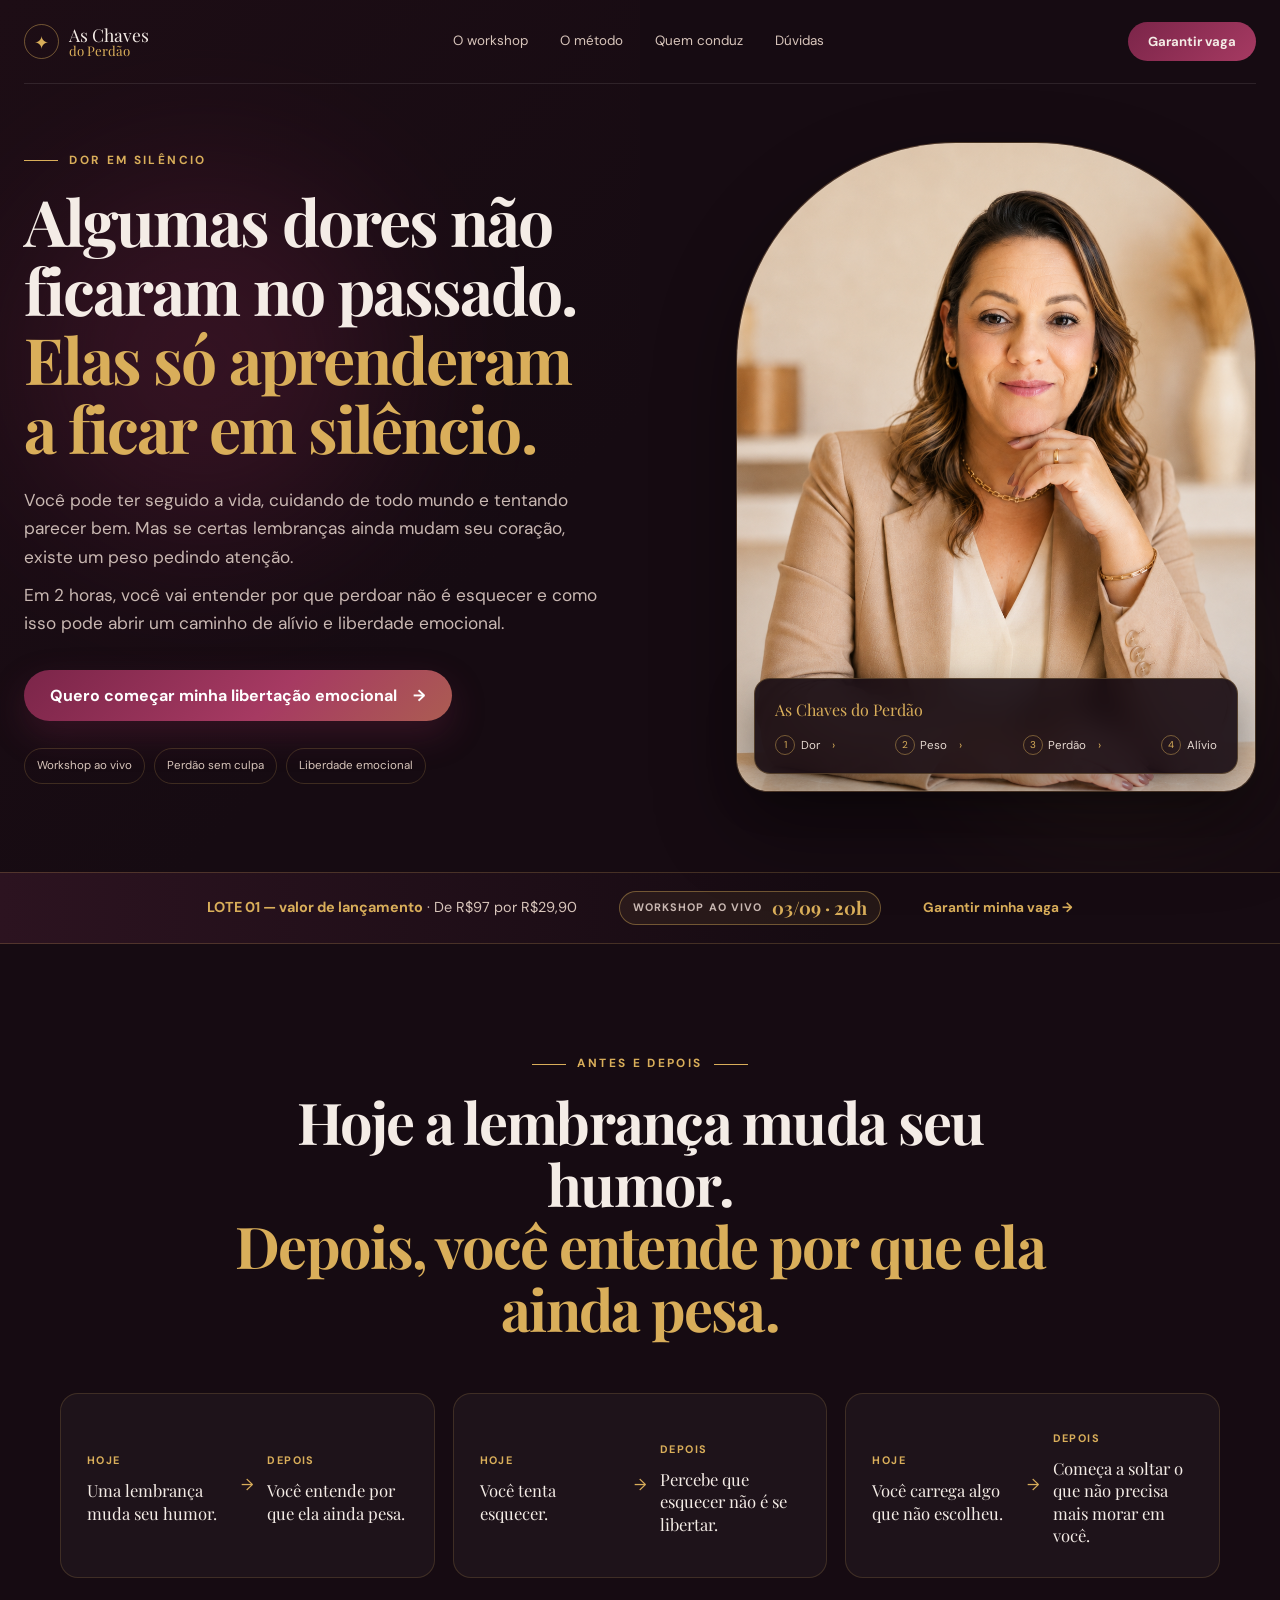
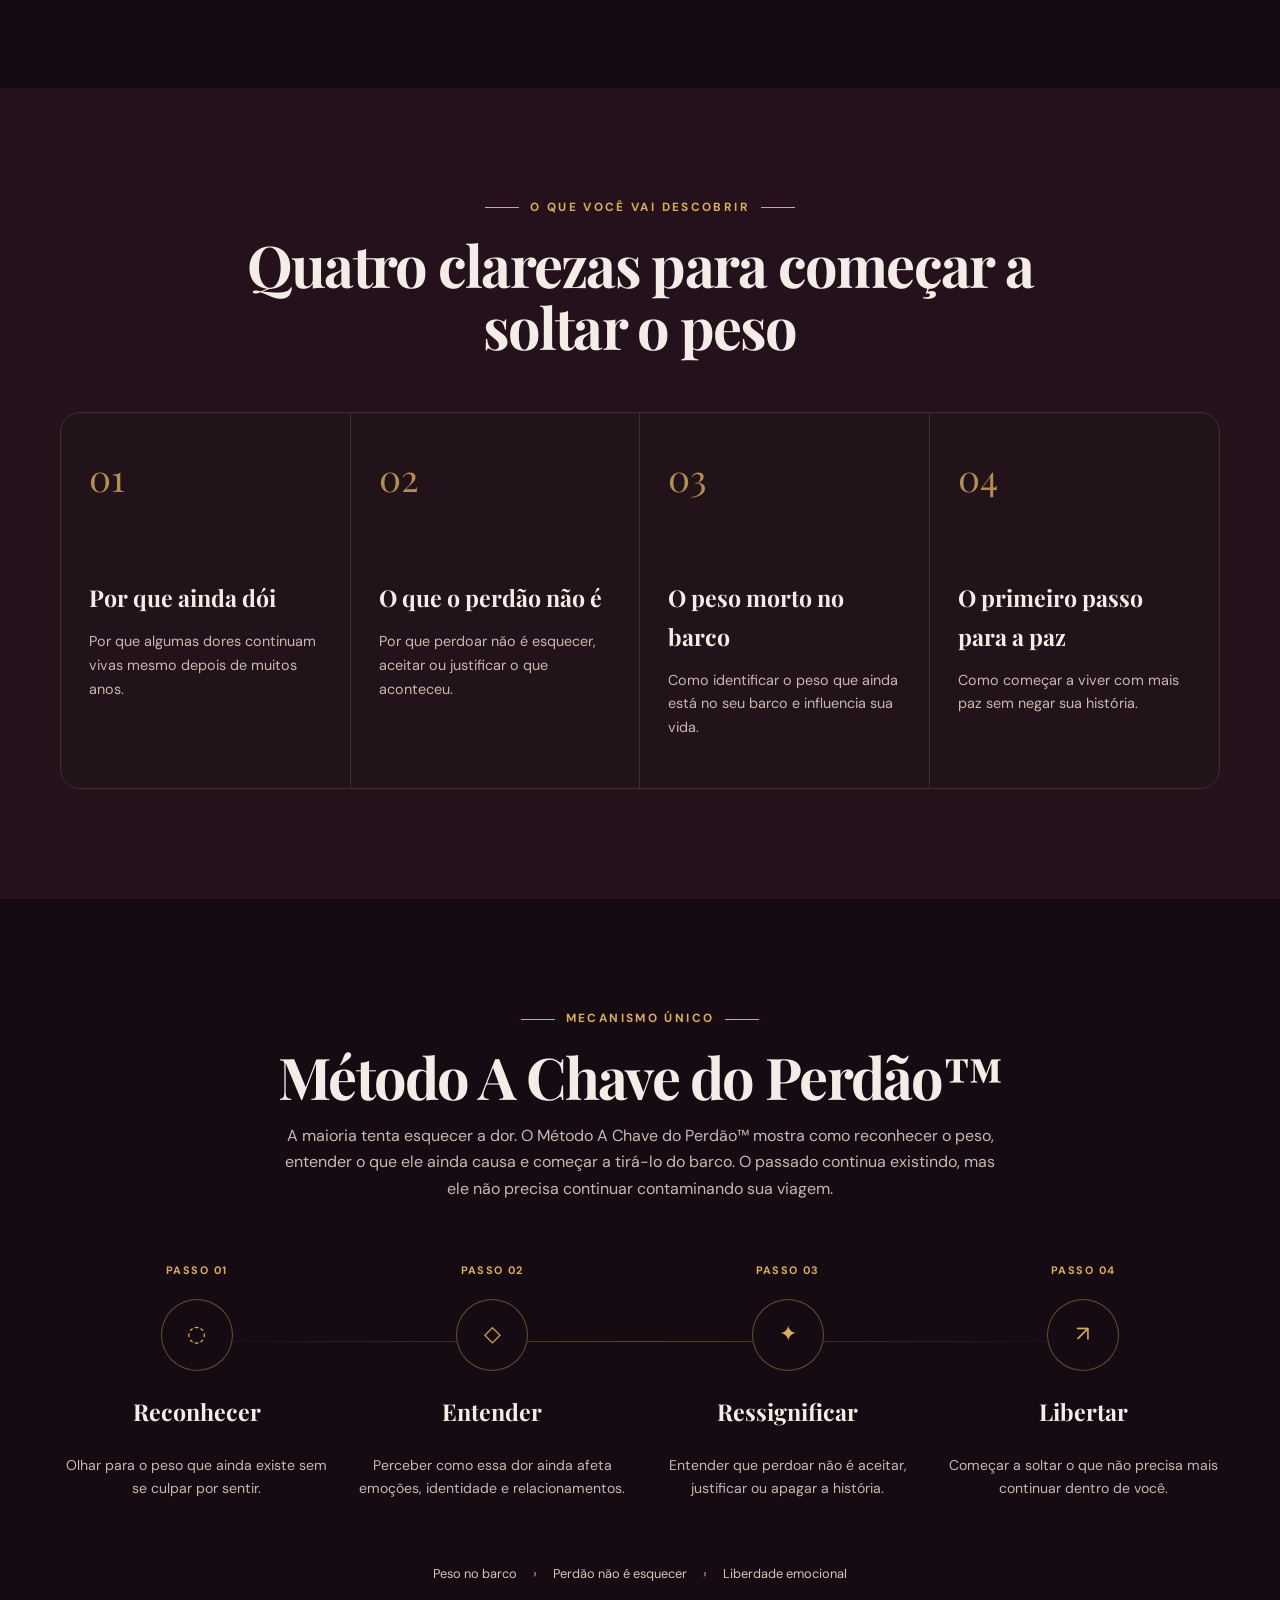
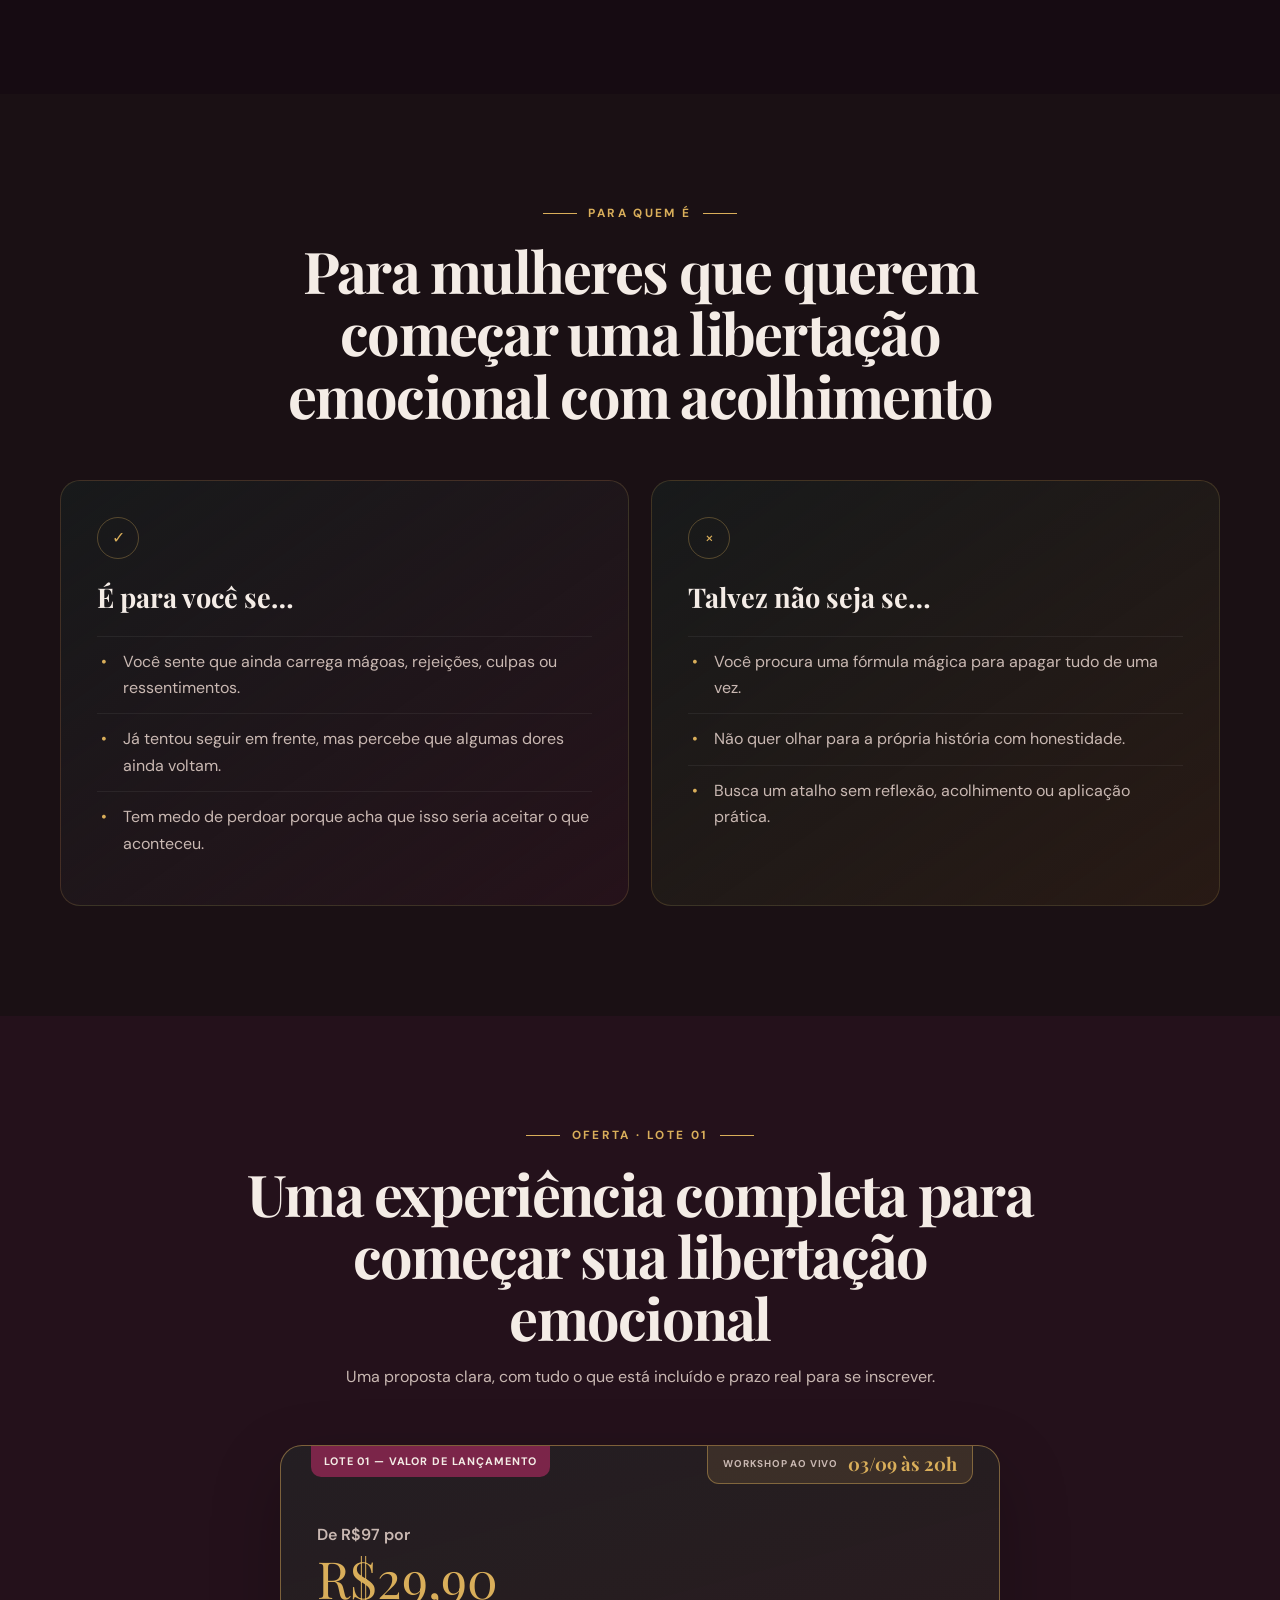
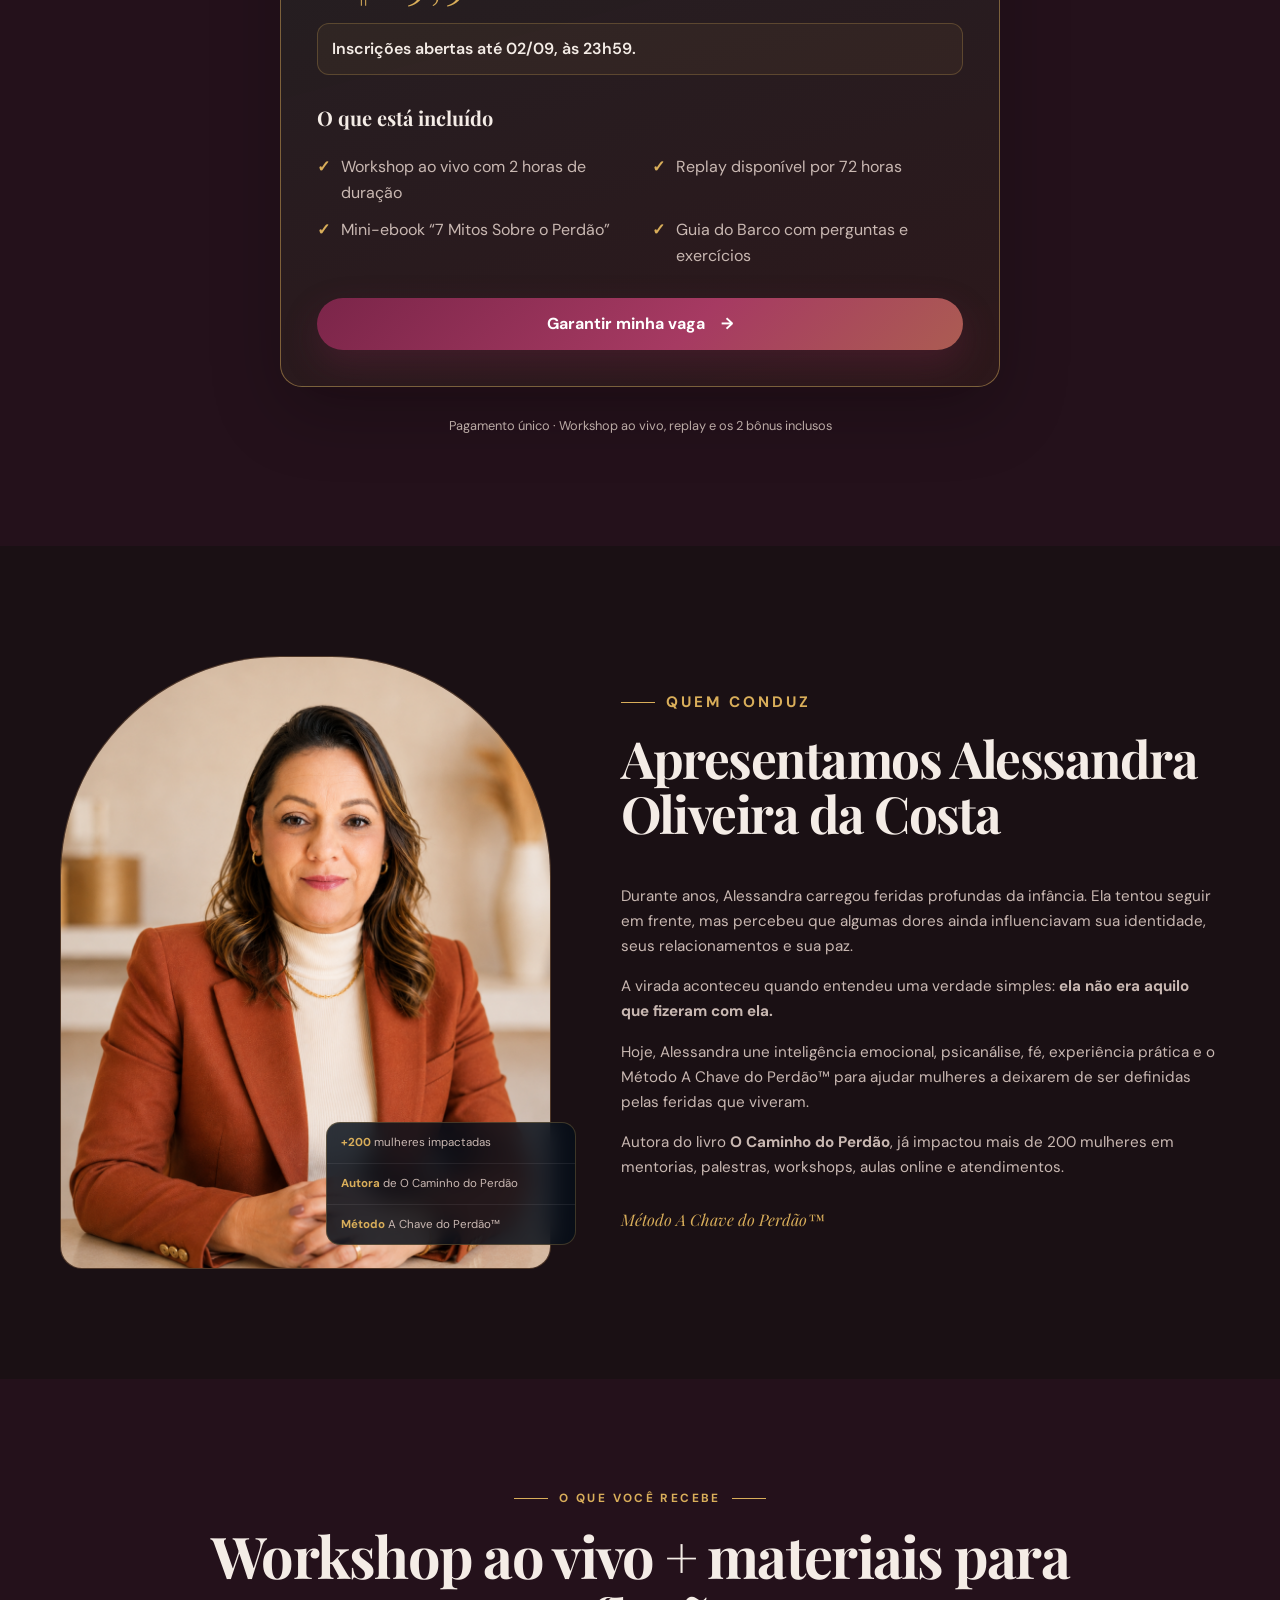
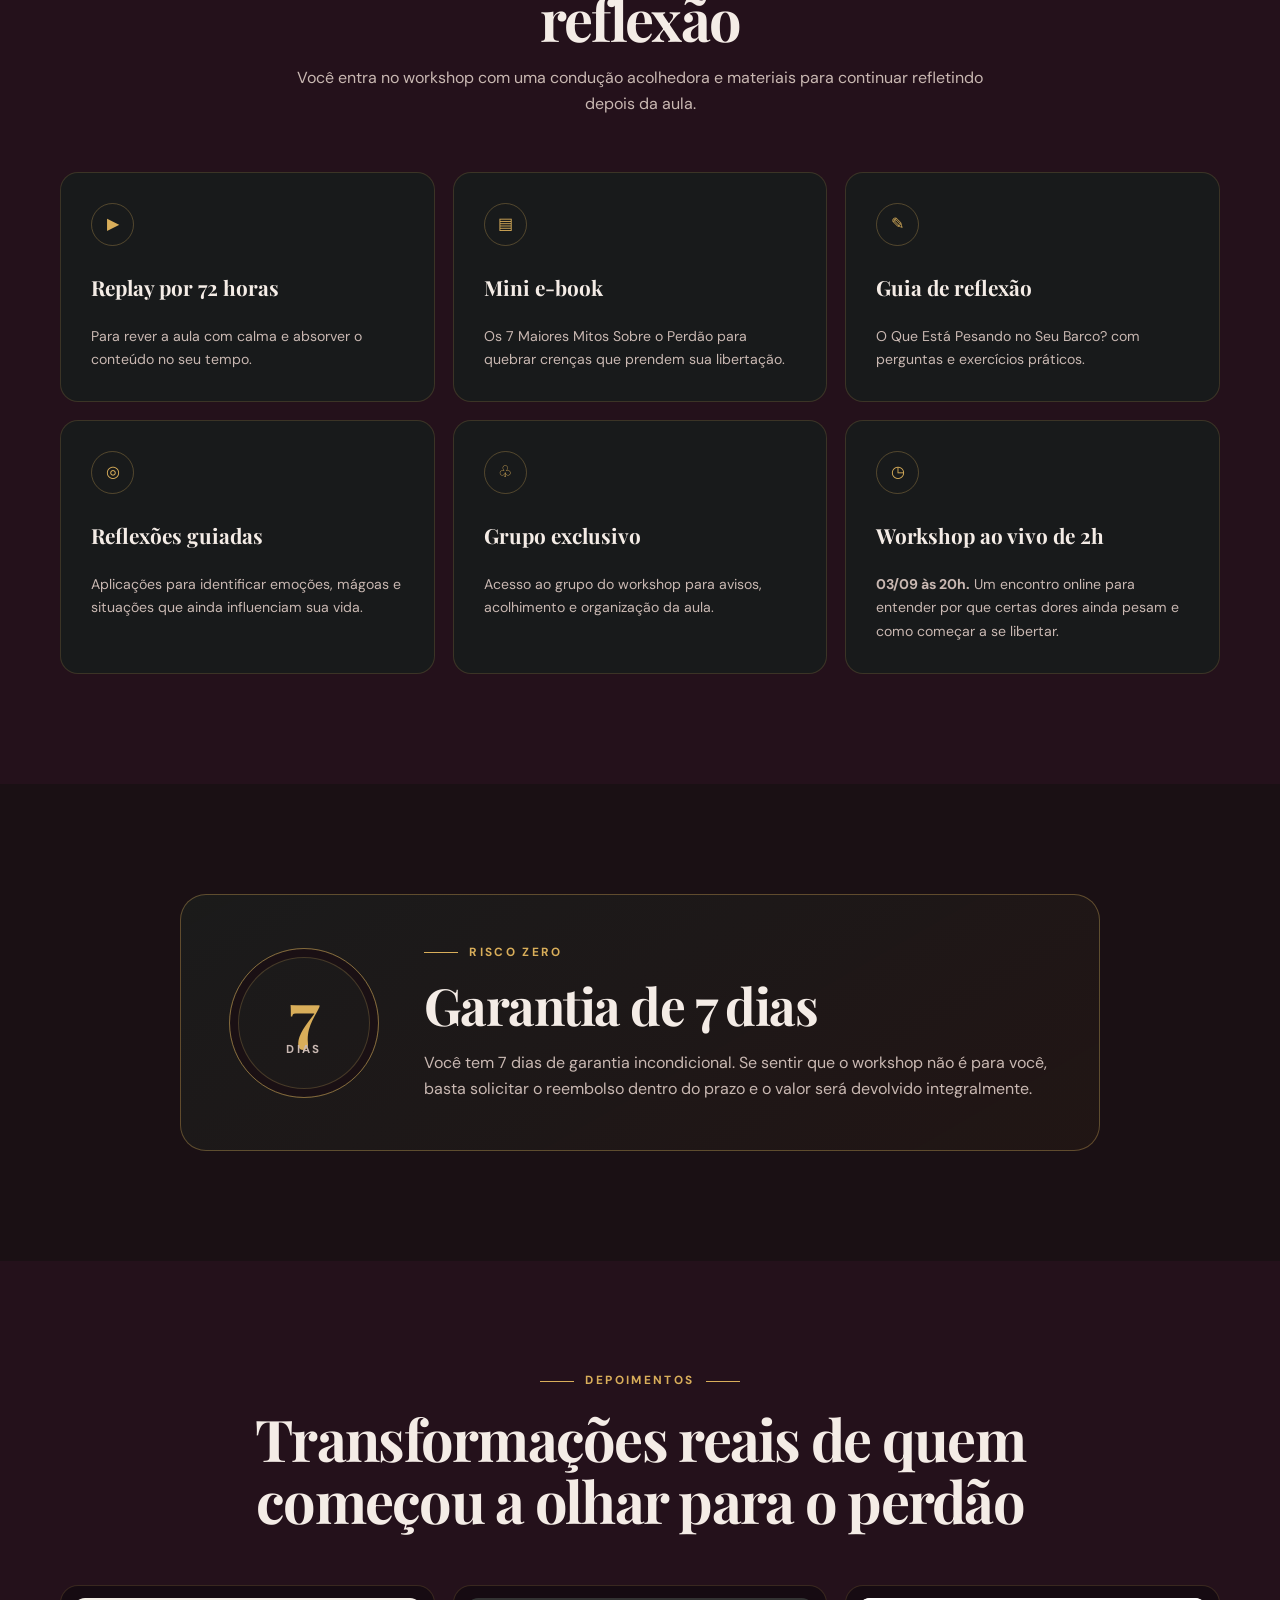
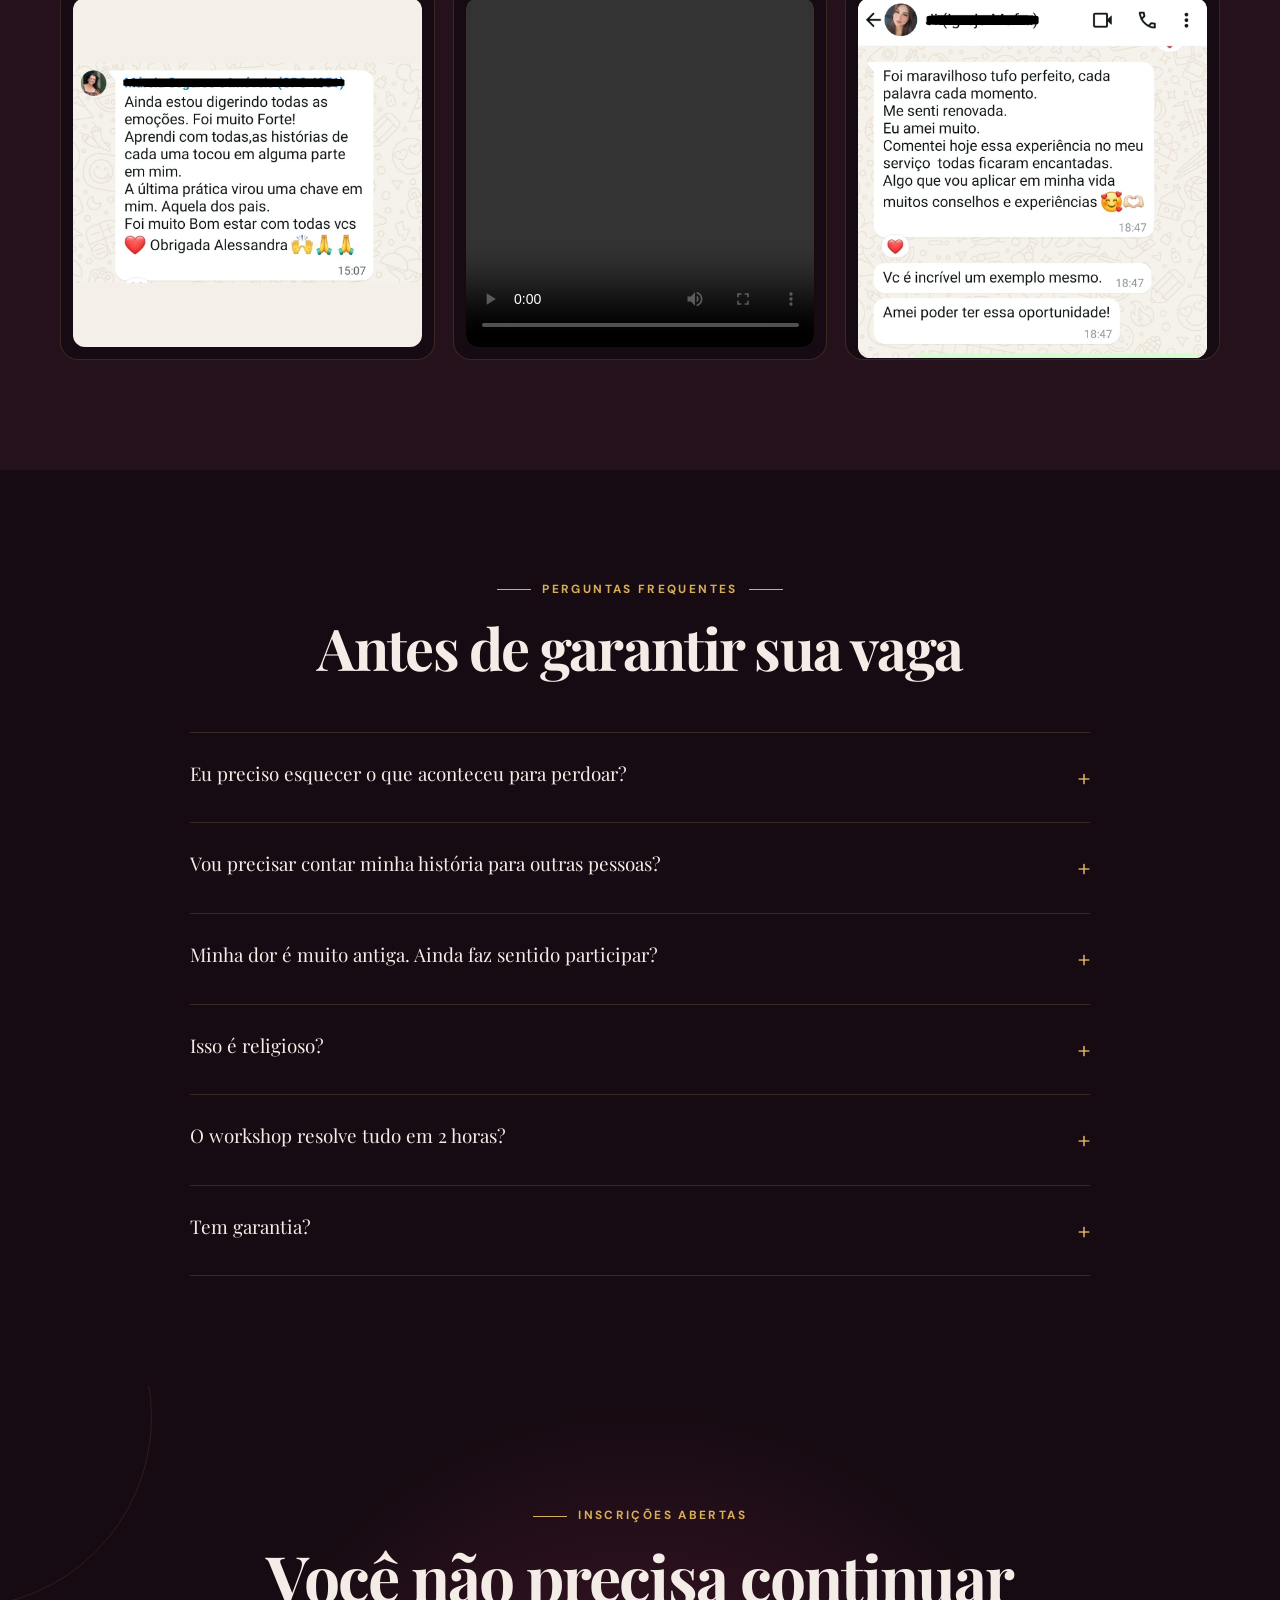
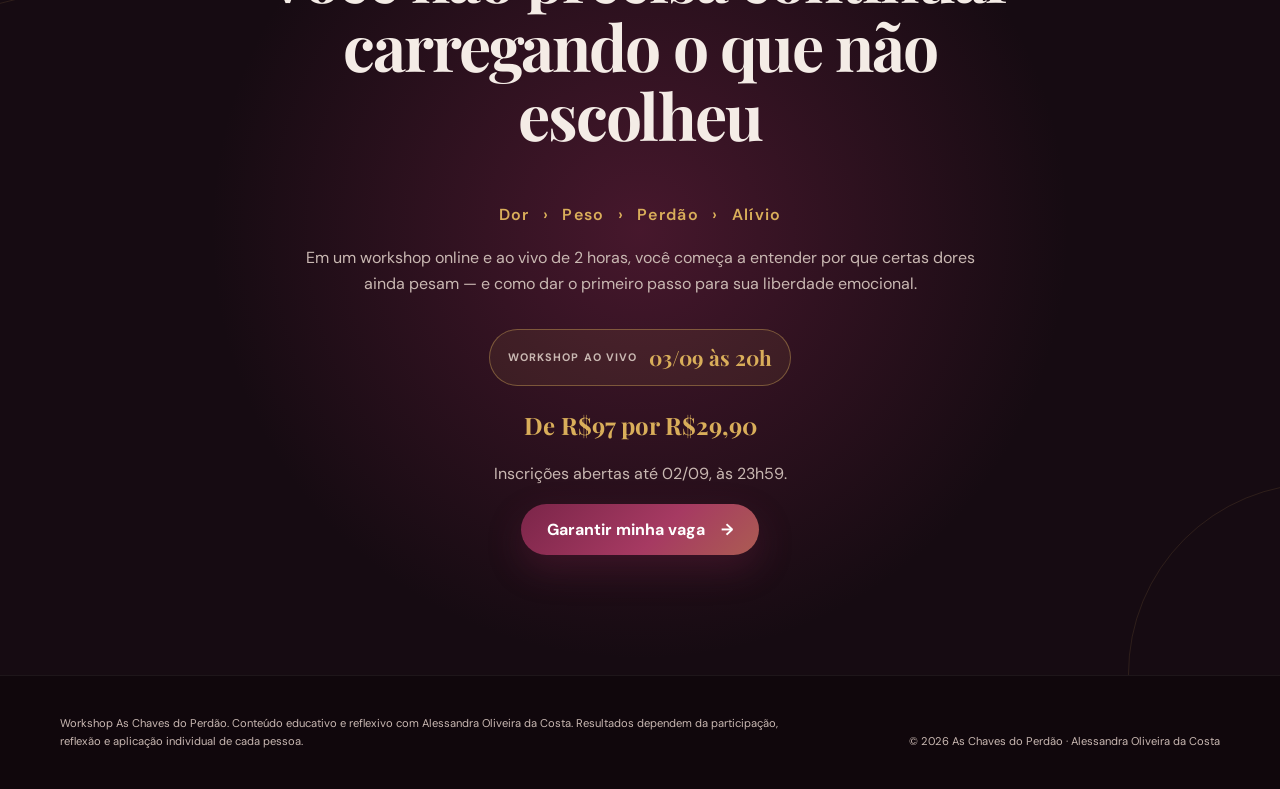
<file: index.html>
<!doctype html>
<html lang="pt-BR">
  <head>
    <meta charset="UTF-8" />
    <meta name="viewport" content="width=device-width, initial-scale=1" />
    <meta name="theme-color" content="#160b12" />
    <meta name="description" content="Workshop As Chaves do Perdão com Alessandra Oliveira da Costa." />
    <title>As Chaves do Perdão</title>
    <link rel="icon" href="/favicon.svg" type="image/svg+xml" />
    <link rel="preconnect" href="https://fonts.googleapis.com" />
    <link rel="preconnect" href="https://fonts.gstatic.com" crossorigin />
    <link href="https://fonts.googleapis.com/css2?family=DM+Sans:wght@400;500;600;700&family=Playfair+Display:wght@600;700&display=swap" rel="stylesheet" />
    <link rel="stylesheet" href="/styles.css" />
    <script src="/script.js" defer></script>
    <!-- Meta Pixel Code -->
    <script>
      !function(f,b,e,v,n,t,s)
      {if(f.fbq)return;n=f.fbq=function(){n.callMethod?
      n.callMethod.apply(n,arguments):n.queue.push(arguments)};
      if(!f._fbq)f._fbq=n;n.push=n;n.loaded=!0;n.version='2.0';
      n.queue=[];t=b.createElement(e);t.async=!0;
      t.src=v;s=b.getElementsByTagName(e)[0];
      s.parentNode.insertBefore(t,s)}(window, document,'script',
      'https://connect.facebook.net/en_US/fbevents.js');
      fbq('init', '290046909933492');
      fbq('track', 'PageView');
    </script>
    <!-- End Meta Pixel Code -->
  </head>
  <body>
    <noscript><img height="1" width="1" style="display:none" src="https://www.facebook.com/tr?id=290046909933492&amp;ev=PageView&amp;noscript=1" alt="" /></noscript>
    <a class="skip-link" href="#conteudo">Ir para o conteúdo</a>

    <header class="site-header" aria-label="Navegação principal">
      <a class="brand" href="#inicio" aria-label="As Chaves do Perdão — início">
        <span class="brand-mark" aria-hidden="true">✦</span>
        <span>As Chaves <em>do Perdão</em></span>
      </a>
      <nav class="desktop-nav" aria-label="Seções da página">
        <a href="#descobertas">O workshop</a>
        <a href="#metodo">O método</a>
        <a href="#quem-conduz">Quem conduz</a>
        <a href="#faq">Dúvidas</a>
      </nav>
      <a class="button button-small" href="https://pay.hotmart.com/H105293113F">Garantir vaga</a>
    </header>

    <main id="conteudo">
      <section class="hero" id="inicio">
        <div class="hero-glow hero-glow-one" aria-hidden="true"></div>
        <div class="hero-glow hero-glow-two" aria-hidden="true"></div>
        <div class="hero-copy reveal">
          <p class="eyebrow">Dor em silêncio</p>
          <h1 id="hero-title">Algumas dores não ficaram no passado.<br /><span>Elas só aprenderam a ficar em silêncio.</span></h1>
          <div class="hero-description" id="hero-description">
            <p>Você pode ter seguido a vida, cuidando de todo mundo e tentando parecer bem. Mas se certas lembranças ainda mudam seu coração, existe um peso pedindo atenção.</p>
            <p>Em 2 horas, você vai entender por que perdoar não é esquecer e como isso pode abrir um caminho de alívio e liberdade emocional.</p>
          </div>
          <a class="button button-primary" id="hero-button" href="https://pay.hotmart.com/H105293113F">Quero começar minha libertação emocional <span aria-hidden="true">→</span></a>
          <ul class="hero-pills" aria-label="Destaques do workshop">
            <li>Workshop ao vivo</li>
            <li>Perdão sem culpa</li>
            <li>Liberdade emocional</li>
          </ul>
        </div>

        <div class="hero-visual reveal reveal-delay">
          <div class="image-frame">
            <img src="/assets/hero-alessandra.png" alt="Alessandra Oliveira da Costa" width="1254" height="1254" fetchpriority="high" />
            <div class="image-shine" aria-hidden="true"></div>
          </div>
          <div class="journey-card" aria-label="Jornada do workshop">
            <p>As Chaves do Perdão</p>
            <ol>
              <li><span>1</span>Dor</li>
              <li><span>2</span>Peso</li>
              <li><span>3</span>Perdão</li>
              <li><span>4</span>Alívio</li>
            </ol>
          </div>
        </div>
      </section>

      <aside class="offer-strip">
        <p><strong>LOTE 01 — valor de lançamento</strong> · De R$97 por R$29,90</p>
        <p class="offer-strip-date"><span>Workshop ao vivo</span><strong>03/09 · 20h</strong></p>
        <a href="https://pay.hotmart.com/H105293113F">Garantir minha vaga <span aria-hidden="true">→</span></a>
      </aside>

      <section class="section before-after" aria-labelledby="antes-depois-titulo">
        <div class="section-heading reveal">
          <p class="eyebrow">Antes e depois</p>
          <h2 id="antes-depois-titulo">Hoje a lembrança muda seu humor.<br /><span>Depois, você entende por que ela ainda pesa.</span></h2>
        </div>
        <div class="comparison-grid">
          <article class="comparison-card reveal">
            <div><span>Hoje</span><p>Uma lembrança muda seu humor.</p></div>
            <span class="comparison-arrow" aria-hidden="true">→</span>
            <div><span>Depois</span><p>Você entende por que ela ainda pesa.</p></div>
          </article>
          <article class="comparison-card reveal reveal-delay">
            <div><span>Hoje</span><p>Você tenta esquecer.</p></div>
            <span class="comparison-arrow" aria-hidden="true">→</span>
            <div><span>Depois</span><p>Percebe que esquecer não é se libertar.</p></div>
          </article>
          <article class="comparison-card reveal reveal-delay-two">
            <div><span>Hoje</span><p>Você carrega algo que não escolheu.</p></div>
            <span class="comparison-arrow" aria-hidden="true">→</span>
            <div><span>Depois</span><p>Começa a soltar o que não precisa mais morar em você.</p></div>
          </article>
        </div>
      </section>

      <section class="section section-alt" id="descobertas" aria-labelledby="descobertas-titulo">
        <div class="section-heading reveal">
          <p class="eyebrow">O que você vai descobrir</p>
          <h2 id="descobertas-titulo">Quatro clarezas para começar a soltar o peso</h2>
        </div>
        <div class="four-grid">
          <article class="number-card reveal"><span>01</span><h3>Por que ainda dói</h3><p>Por que algumas dores continuam vivas mesmo depois de muitos anos.</p></article>
          <article class="number-card reveal reveal-delay"><span>02</span><h3>O que o perdão não é</h3><p>Por que perdoar não é esquecer, aceitar ou justificar o que aconteceu.</p></article>
          <article class="number-card reveal reveal-delay-two"><span>03</span><h3>O peso morto no barco</h3><p>Como identificar o peso que ainda está no seu barco e influencia sua vida.</p></article>
          <article class="number-card reveal reveal-delay-three"><span>04</span><h3>O primeiro passo para a paz</h3><p>Como começar a viver com mais paz sem negar sua história.</p></article>
        </div>
      </section>

      <section class="section method" id="metodo" aria-labelledby="metodo-titulo">
        <div class="section-heading section-heading-wide reveal">
          <p class="eyebrow">Mecanismo único</p>
          <h2 id="metodo-titulo">Método A Chave do Perdão™</h2>
          <p>A maioria tenta esquecer a dor. O Método A Chave do Perdão™ mostra como reconhecer o peso, entender o que ele ainda causa e começar a tirá-lo do barco. O passado continua existindo, mas ele não precisa continuar contaminando sua viagem.</p>
        </div>
        <div class="method-path" aria-label="Etapas do método">
          <article class="method-step reveal"><span>Passo 01</span><div class="step-icon" aria-hidden="true">◌</div><h3>Reconhecer</h3><p>Olhar para o peso que ainda existe sem se culpar por sentir.</p></article>
          <article class="method-step reveal reveal-delay"><span>Passo 02</span><div class="step-icon" aria-hidden="true">◇</div><h3>Entender</h3><p>Perceber como essa dor ainda afeta emoções, identidade e relacionamentos.</p></article>
          <article class="method-step reveal reveal-delay-two"><span>Passo 03</span><div class="step-icon" aria-hidden="true">✦</div><h3>Ressignificar</h3><p>Entender que perdoar não é aceitar, justificar ou apagar a história.</p></article>
          <article class="method-step reveal reveal-delay-three"><span>Passo 04</span><div class="step-icon" aria-hidden="true">↗</div><h3>Libertar</h3><p>Começar a soltar o que não precisa mais continuar dentro de você.</p></article>
        </div>
        <div class="method-tags"><span>Peso no barco</span><i aria-hidden="true">›</i><span>Perdão não é esquecer</span><i aria-hidden="true">›</i><span>Liberdade emocional</span></div>
      </section>

      <section class="section audience" aria-labelledby="publico-titulo">
        <div class="section-heading reveal">
          <p class="eyebrow">Para quem é</p>
          <h2 id="publico-titulo">Para mulheres que querem começar uma libertação emocional com acolhimento</h2>
        </div>
        <div class="audience-grid">
          <article class="audience-card audience-yes reveal">
            <span class="audience-icon" aria-hidden="true">✓</span><h3>É para você se…</h3>
            <ul><li>Você sente que ainda carrega mágoas, rejeições, culpas ou ressentimentos.</li><li>Já tentou seguir em frente, mas percebe que algumas dores ainda voltam.</li><li>Tem medo de perdoar porque acha que isso seria aceitar o que aconteceu.</li></ul>
          </article>
          <article class="audience-card audience-no reveal reveal-delay">
            <span class="audience-icon" aria-hidden="true">×</span><h3>Talvez não seja se…</h3>
            <ul><li>Você procura uma fórmula mágica para apagar tudo de uma vez.</li><li>Não quer olhar para a própria história com honestidade.</li><li>Busca um atalho sem reflexão, acolhimento ou aplicação prática.</li></ul>
          </article>
        </div>
      </section>

      <section class="section section-alt pricing-section" id="oferta" aria-labelledby="oferta-titulo">
        <div class="section-heading reveal">
          <p class="eyebrow">Oferta · Lote 01</p>
          <h2 id="oferta-titulo">Uma experiência completa para começar sua libertação emocional</h2>
          <p>Uma proposta clara, com tudo o que está incluído e prazo real para se inscrever.</p>
        </div>
        <div class="pricing-grid">
          <article class="price-card featured reveal">
            <span class="price-badge">LOTE 01 — valor de lançamento</span>
            <p class="event-date-badge"><span>Workshop ao vivo</span><strong>03/09 às 20h</strong></p>
            <p class="price-original">De R$97 por</p>
            <p class="price">R$29,90</p>
            <p class="offer-deadline">Inscrições abertas até 02/09, às 23h59.</p>
            <h3>O que está incluído</h3>
            <ul class="offer-includes">
              <li>Workshop ao vivo com 2 horas de duração</li>
              <li>Replay disponível por 72 horas</li>
              <li>Mini-ebook “7 Mitos Sobre o Perdão”</li>
              <li>Guia do Barco com perguntas e exercícios</li>
            </ul>
            <a class="button button-primary" href="https://pay.hotmart.com/H105293113F">Garantir minha vaga <span aria-hidden="true">→</span></a>
          </article>
        </div>
        <p class="pricing-note">Pagamento único · Workshop ao vivo, replay e os 2 bônus inclusos</p>
      </section>

      <section class="section presenter" id="quem-conduz" aria-labelledby="apresentadora-titulo">
        <div class="presenter-visual reveal">
          <img src="/assets/quem-conduz-alessandra.png" alt="Alessandra Oliveira da Costa, criadora do Método A Chave do Perdão" width="1254" height="1254" />
          <div class="presenter-stats"><span><strong>+200</strong> mulheres impactadas</span><span><strong>Autora</strong> de O Caminho do Perdão</span><span><strong>Método</strong> A Chave do Perdão™</span></div>
        </div>
        <div class="presenter-copy reveal reveal-delay">
          <p class="eyebrow">Quem conduz</p>
          <h2 id="apresentadora-titulo">Apresentamos Alessandra Oliveira da Costa</h2>
          <p>Durante anos, Alessandra carregou feridas profundas da infância. Ela tentou seguir em frente, mas percebeu que algumas dores ainda influenciavam sua identidade, seus relacionamentos e sua paz.</p>
          <p>A virada aconteceu quando entendeu uma verdade simples: <strong>ela não era aquilo que fizeram com ela.</strong></p>
          <p>Hoje, Alessandra une inteligência emocional, psicanálise, fé, experiência prática e o Método A Chave do Perdão™ para ajudar mulheres a deixarem de ser definidas pelas feridas que viveram.</p>
          <p>Autora do livro <strong>O Caminho do Perdão</strong>, já impactou mais de 200 mulheres em mentorias, palestras, workshops, aulas online e atendimentos.</p>
          <span class="signature">Método A Chave do Perdão™</span>
        </div>
      </section>

      <section class="section section-alt receive" aria-labelledby="recebe-titulo">
        <div class="section-heading section-heading-wide reveal">
          <p class="eyebrow">O que você recebe</p>
          <h2 id="recebe-titulo">Workshop ao vivo + materiais para reflexão</h2>
          <p>Você entra no workshop com uma condução acolhedora e materiais para continuar refletindo depois da aula.</p>
        </div>
        <div class="receive-grid">
          <article class="receive-card reveal"><span aria-hidden="true">▶</span><h3>Replay por 72 horas</h3><p>Para rever a aula com calma e absorver o conteúdo no seu tempo.</p></article>
          <article class="receive-card reveal reveal-delay"><span aria-hidden="true">▤</span><h3>Mini e-book</h3><p>Os 7 Maiores Mitos Sobre o Perdão para quebrar crenças que prendem sua libertação.</p></article>
          <article class="receive-card reveal reveal-delay-two"><span aria-hidden="true">✎</span><h3>Guia de reflexão</h3><p>O Que Está Pesando no Seu Barco? com perguntas e exercícios práticos.</p></article>
          <article class="receive-card reveal"><span aria-hidden="true">◎</span><h3>Reflexões guiadas</h3><p>Aplicações para identificar emoções, mágoas e situações que ainda influenciam sua vida.</p></article>
          <article class="receive-card reveal reveal-delay"><span aria-hidden="true">♧</span><h3>Grupo exclusivo</h3><p>Acesso ao grupo do workshop para avisos, acolhimento e organização da aula.</p></article>
          <article class="receive-card reveal reveal-delay-two"><span aria-hidden="true">◷</span><h3>Workshop ao vivo de 2h</h3><p><strong>03/09 às 20h.</strong> Um encontro online para entender por que certas dores ainda pesam e como começar a se libertar.</p></article>
        </div>
      </section>

      <section class="section guarantee" aria-labelledby="garantia-titulo">
        <div class="guarantee-card reveal">
          <div class="guarantee-seal"><strong>7</strong><span>dias</span></div>
          <div><p class="eyebrow">Risco zero</p><h2 id="garantia-titulo">Garantia de 7 dias</h2><p>Você tem 7 dias de garantia incondicional. Se sentir que o workshop não é para você, basta solicitar o reembolso dentro do prazo e o valor será devolvido integralmente.</p></div>
        </div>
      </section>

      <section class="section section-alt testimonials" aria-labelledby="depoimentos-titulo">
        <div class="section-heading reveal"><p class="eyebrow">Depoimentos</p><h2 id="depoimentos-titulo">Transformações reais de quem começou a olhar para o perdão</h2></div>
        <div class="testimonial-grid">
          <figure class="testimonial reveal"><img src="/assets/depoimento-marcia.jpg" alt="Depoimento de Márcia sobre a experiência" width="1080" height="682" /></figure>
          <figure class="testimonial testimonial-video reveal reveal-delay"><video controls preload="metadata" aria-label="Depoimento em vídeo"><source src="/assets/depoimento.mp4" type="video/mp4" />Seu navegador não suporta a reprodução do vídeo.</video></figure>
          <figure class="testimonial reveal reveal-delay-two"><img src="/assets/depoimento-ji.jpg" alt="Depoimento de participante sobre a experiência" width="1080" height="1115" /></figure>
        </div>
      </section>

      <section class="section faq" id="faq" aria-labelledby="faq-titulo">
        <div class="section-heading reveal"><p class="eyebrow">Perguntas frequentes</p><h2 id="faq-titulo">Antes de garantir sua vaga</h2></div>
        <div class="accordion reveal">
          <details><summary>Eu preciso esquecer o que aconteceu para perdoar?<span aria-hidden="true">+</span></summary><p>Não. O workshop mostra justamente que perdoar não é esquecer. Perdoar é começar a soltar o peso que ficou dentro de você.</p></details>
          <details><summary>Vou precisar contar minha história para outras pessoas?<span aria-hidden="true">+</span></summary><p>Não. As reflexões podem ser feitas de forma individual e reservada. Você não precisa expor sua história para participar.</p></details>
          <details><summary>Minha dor é muito antiga. Ainda faz sentido participar?<span aria-hidden="true">+</span></summary><p>Sim. Muitas dores antigas continuam afetando a vida quando não são compreendidas e ressignificadas.</p></details>
          <details><summary>Isso é religioso?<span aria-hidden="true">+</span></summary><p>O conteúdo pode dialogar com fé e espiritualidade, mas trabalha também emoções, identidade, perdão e autoconhecimento de forma prática.</p></details>
          <details><summary>O workshop resolve tudo em 2 horas?<span aria-hidden="true">+</span></summary><p>Não. Ele entrega clareza e o primeiro passo. A transformação profunda continua em uma jornada maior.</p></details>
          <details><summary>Tem garantia?<span aria-hidden="true">+</span></summary><p>Sim. Você tem 7 dias de garantia incondicional para pedir reembolso, caso sinta que o workshop não é para você.</p></details>
        </div>
      </section>

      <section class="final-cta" id="garantir-vaga" aria-labelledby="final-titulo">
        <div class="final-inner reveal"><p class="eyebrow">Inscrições abertas</p><h2 id="final-titulo">Você não precisa continuar carregando o que não escolheu</h2><p class="final-path">Dor <span>›</span> Peso <span>›</span> Perdão <span>›</span> Alívio</p><p>Em um workshop online e ao vivo de 2 horas, você começa a entender por que certas dores ainda pesam — e como dar o primeiro passo para sua liberdade emocional.</p><p class="final-event-date"><span>Workshop ao vivo</span><strong>03/09 às 20h</strong></p><strong>De R$97 por R$29,90</strong><p>Inscrições abertas até 02/09, às 23h59.</p><a class="button button-primary" href="https://pay.hotmart.com/H105293113F">Garantir minha vaga <span aria-hidden="true">→</span></a></div>
      </section>
    </main>

    <footer><p>Workshop As Chaves do Perdão. Conteúdo educativo e reflexivo com Alessandra Oliveira da Costa. Resultados dependem da participação, reflexão e aplicação individual de cada pessoa.</p><p>© 2026 As Chaves do Perdão · Alessandra Oliveira da Costa</p></footer>

    <div class="mobile-cta" aria-label="Oferta fixa"><span>Lote 01 · 03/09 às 20h<strong>R$29,90</strong></span><a class="button button-primary" href="https://pay.hotmart.com/H105293113F">Quero minha vaga</a></div>
  </body>
</html>
</file>
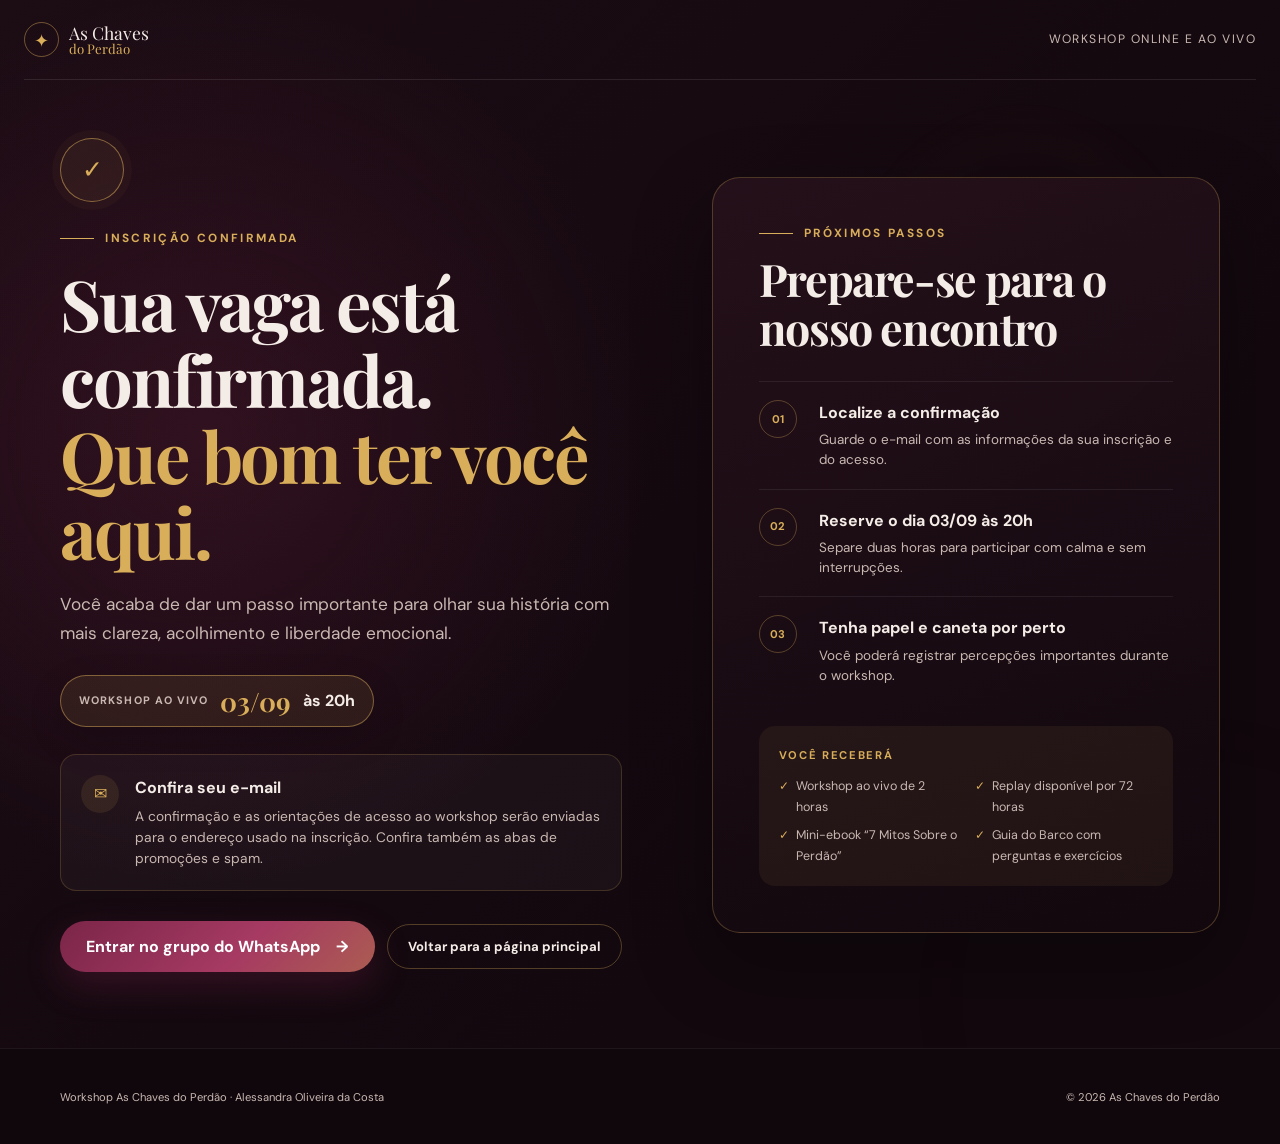
<file: obrigado.html>
<!doctype html>
<html lang="pt-BR">
  <head>
    <meta charset="UTF-8" />
    <meta name="viewport" content="width=device-width, initial-scale=1" />
    <meta name="theme-color" content="#160b12" />
    <meta name="robots" content="noindex, nofollow" />
    <meta name="description" content="Inscrição confirmada no Workshop As Chaves do Perdão." />
    <title>Inscrição confirmada — As Chaves do Perdão</title>
    <link rel="icon" href="/favicon.svg" type="image/svg+xml" />
    <link rel="preconnect" href="https://fonts.googleapis.com" />
    <link rel="preconnect" href="https://fonts.gstatic.com" crossorigin />
    <link href="https://fonts.googleapis.com/css2?family=DM+Sans:wght@400;500;600;700&family=Playfair+Display:wght@600;700&display=swap" rel="stylesheet" />
    <link rel="stylesheet" href="/styles.css" />
    <!-- Meta Pixel Code -->
    <script>
      !function(f,b,e,v,n,t,s)
      {if(f.fbq)return;n=f.fbq=function(){n.callMethod?
      n.callMethod.apply(n,arguments):n.queue.push(arguments)};
      if(!f._fbq)f._fbq=n;n.push=n;n.loaded=!0;n.version='2.0';
      n.queue=[];t=b.createElement(e);t.async=!0;
      t.src=v;s=b.getElementsByTagName(e)[0];
      s.parentNode.insertBefore(t,s)}(window, document,'script',
      'https://connect.facebook.net/en_US/fbevents.js');
      fbq('init', '290046909933492');
      fbq('track', 'PageView');
    </script>
    <!-- End Meta Pixel Code -->
  </head>
  <body class="thank-you-page">
    <noscript><img height="1" width="1" style="display:none" src="https://www.facebook.com/tr?id=290046909933492&amp;ev=PageView&amp;noscript=1" alt="" /></noscript>
    <a class="skip-link" href="#conteudo">Ir para o conteúdo</a>

    <header class="site-header thank-you-header" aria-label="Cabeçalho">
      <a class="brand" href="/angulo1" aria-label="As Chaves do Perdão — página principal">
        <span class="brand-mark" aria-hidden="true">✦</span>
        <span>As Chaves <em>do Perdão</em></span>
      </a>
      <span class="thank-you-header-note">Workshop online e ao vivo</span>
    </header>

    <main class="thank-you-main" id="conteudo">
      <div class="thank-you-glow thank-you-glow-one" aria-hidden="true"></div>
      <div class="thank-you-glow thank-you-glow-two" aria-hidden="true"></div>

      <section class="thank-you-shell" aria-labelledby="obrigado-titulo">
        <div class="thank-you-copy">
          <span class="success-seal" aria-hidden="true">✓</span>
          <p class="eyebrow">Inscrição confirmada</p>
          <h1 id="obrigado-titulo">Sua vaga está confirmada.<br /><span>Que bom ter você aqui.</span></h1>
          <p class="thank-you-lead">Você acaba de dar um passo importante para olhar sua história com mais clareza, acolhimento e liberdade emocional.</p>

          <div class="thank-you-event-date" aria-label="Data do workshop: 3 de setembro às 20 horas">
            <span>Workshop ao vivo</span>
            <strong>03/09</strong>
            <b>às 20h</b>
          </div>

          <div class="confirmation-note">
            <span aria-hidden="true">✉</span>
            <div>
              <strong>Confira seu e-mail</strong>
              <p>A confirmação e as orientações de acesso ao workshop serão enviadas para o endereço usado na inscrição. Confira também as abas de promoções e spam.</p>
            </div>
          </div>

          <div class="thank-you-actions">
            <a class="button button-primary" href="https://chat.whatsapp.com/Epr6zT6pUy0JigeN0MCYqw" target="_blank" rel="noopener noreferrer">Entrar no grupo do WhatsApp <span aria-hidden="true">→</span></a>
            <a class="button button-secondary" href="/angulo1">Voltar para a página principal</a>
          </div>
        </div>

        <aside class="next-steps-card" aria-labelledby="proximos-passos-titulo">
          <p class="eyebrow">Próximos passos</p>
          <h2 id="proximos-passos-titulo">Prepare-se para o nosso encontro</h2>
          <ol class="next-steps-list">
            <li>
              <span>01</span>
              <div><strong>Localize a confirmação</strong><p>Guarde o e-mail com as informações da sua inscrição e do acesso.</p></div>
            </li>
            <li>
              <span>02</span>
              <div><strong>Reserve o dia 03/09 às 20h</strong><p>Separe duas horas para participar com calma e sem interrupções.</p></div>
            </li>
            <li>
              <span>03</span>
              <div><strong>Tenha papel e caneta por perto</strong><p>Você poderá registrar percepções importantes durante o workshop.</p></div>
            </li>
          </ol>

          <div class="included-summary">
            <p>Você receberá</p>
            <ul>
              <li>Workshop ao vivo de 2 horas</li>
              <li>Replay disponível por 72 horas</li>
              <li>Mini-ebook “7 Mitos Sobre o Perdão”</li>
              <li>Guia do Barco com perguntas e exercícios</li>
            </ul>
          </div>
        </aside>
      </section>
    </main>

    <footer class="thank-you-footer">
      <p>Workshop As Chaves do Perdão · Alessandra Oliveira da Costa</p>
      <p>© 2026 As Chaves do Perdão</p>
    </footer>
  </body>
</html>
</file>
<file: styles.css>
:root {
  --ink: #160b12;
  --ink-soft: #1a1014;
  --wine: #7b2549;
  --wine-light: #a63a62;
  --gold: #d9ae5a;
  --cream: #f4ece6;
  --muted: #c9b8b2;
  --line: rgba(217, 174, 90, 0.18);
  --card: rgba(255, 255, 255, 0.035);
  --display: "Playfair Display", Georgia, serif;
  --sans: "DM Sans", Arial, sans-serif;
}
/*ALTERADO PARA O COMIT8*/
* { box-sizing: border-box; }
html { scroll-behavior: smooth; }
body { margin: 0; background: var(--ink); color: var(--cream); font-family: var(--sans); font-size: 16px; line-height: 1.65; overflow-x: hidden; }
img, video { display: block; max-width: 100%; }
a { color: inherit; text-decoration: none; }
h1, h2, h3, p { margin-top: 0; }
h1, h2 { font-family: var(--display); letter-spacing: -0.03em; line-height: 1.08; }
h2 { font-size: clamp(2.15rem, 4.5vw, 4.5rem); }
p { color: var(--muted); }
.skip-link { position: fixed; z-index: 100; left: 1rem; top: -5rem; padding: .7rem 1rem; background: var(--cream); color: var(--ink); border-radius: .5rem; }
.skip-link:focus { top: 1rem; }
.site-header { position: absolute; z-index: 20; top: 0; left: 0; right: 0; display: flex; align-items: center; justify-content: space-between; width: min(1240px, calc(100% - 48px)); margin: 0 auto; padding: 22px 0; border-bottom: 1px solid rgba(244,236,230,.1); }
.brand { display: flex; align-items: center; gap: .65rem; font-family: var(--display); font-size: 1.1rem; line-height: 1; }
.brand em { display: block; color: var(--gold); font-size: .83rem; font-style: normal; }
.brand-mark { display: grid; place-items: center; width: 35px; height: 35px; border: 1px solid rgba(217,174,90,.45); border-radius: 50%; color: var(--gold); }
.desktop-nav { display: flex; gap: 2rem; font-size: .84rem; color: #d8c5bb; }
.desktop-nav a { transition: color .2s; }
.desktop-nav a:hover { color: var(--gold); }
.button { display: inline-flex; align-items: center; justify-content: center; gap: 1rem; border-radius: 999px; font-weight: 700; line-height: 1.2; transition: transform .2s, box-shadow .2s, filter .2s; }
.button:hover { transform: translateY(-2px); filter: brightness(1.08); }
.button:focus-visible, summary:focus-visible, a:focus-visible { outline: 3px solid var(--gold); outline-offset: 4px; }
.button-small { padding: .72rem 1.25rem; background: linear-gradient(135deg, var(--wine), var(--wine-light)); font-size: .82rem; }
.button-primary { padding: 1rem 1.65rem; background: linear-gradient(135deg, var(--wine) 0%, var(--wine-light) 58%, #b17d43 140%); box-shadow: 0 14px 35px rgba(123,37,73,.3); color: white; }

.hero { position: relative; min-height: 820px; display: grid; grid-template-columns: .96fr 1.04fr; gap: 36px; align-items: center; width: min(1240px, calc(100% - 48px)); margin: 0 auto; padding: 142px 0 80px; }
.hero::before { content: ""; position: absolute; inset: 0 50% 0 calc(50% - 50vw); z-index: -2; background: linear-gradient(135deg, #1d0d15, var(--ink) 70%); }
.hero-glow { position: absolute; z-index: -1; border-radius: 50%; filter: blur(80px); opacity: .28; }
.hero-glow-one { width: 360px; height: 360px; background: var(--wine); left: 0; top: 180px; }
.hero-glow-two { width: 280px; height: 280px; background: var(--gold); right: 0; bottom: 60px; opacity: .1; }
.eyebrow { display: flex; align-items: center; gap: .7rem; margin-bottom: 1rem; color: var(--gold); font-size: .74rem; font-weight: 700; letter-spacing: .2em; text-transform: uppercase; }
.eyebrow::before { content: ""; width: 34px; height: 1px; background: var(--gold); }
.hero h1 { max-width: 720px; margin-bottom: 1.45rem; font-size: clamp(2.65rem, 5vw, 5.25rem); }
.hero h1 span, .section-heading h2 span { color: var(--gold); }
.hero-description { max-width: 620px; margin-bottom: 2rem; }
.hero-description p { margin-bottom: .6rem; font-size: 1.08rem; }
.hero-pills { display: flex; flex-wrap: wrap; gap: .55rem; margin: 1.7rem 0 0; padding: 0; list-style: none; }
.hero-pills li { padding: .45rem .75rem; border: 1px solid rgba(217,174,90,.2); border-radius: 999px; color: #d8c5bb; font-size: .72rem; }
.hero-visual { position: relative; width: 100%; max-width: 520px; justify-self: end; }
.image-frame { position: relative; overflow: hidden; aspect-ratio: 4 / 5; border: 1px solid rgba(217,174,90,.25); border-radius: 220px 220px 32px 32px; background: linear-gradient(160deg, #211018, var(--ink)); box-shadow: 0 35px 80px rgba(0,0,0,.38); }
.image-frame::after { content: ""; position: absolute; inset: 0; border: 1px solid rgba(255,255,255,.06); border-radius: inherit; pointer-events: none; }
.image-frame img { width: 100%; height: 100%; object-fit: cover; object-position: center; }
.image-shine { position: absolute; inset: auto 12% 0; height: 26%; background: radial-gradient(circle at center, rgba(217,174,90,.2), transparent 70%); filter: blur(12px); }
.journey-card { position: absolute; left: 18px; right: 18px; bottom: 18px; width: auto; padding: 18px 20px; border: 1px solid rgba(217,174,90,.25); border-radius: 16px; background: rgba(22,11,18,.9); box-shadow: 0 16px 44px rgba(0,0,0,.36); backdrop-filter: blur(14px); }
.journey-card > p { margin-bottom: .7rem; color: var(--gold); font-family: var(--display); font-size: 1rem; }
.journey-card ol { display: flex; align-items: center; justify-content: space-between; gap: .25rem; margin: 0; padding: 0; list-style: none; font-size: .72rem; }
.journey-card li { display: flex; align-items: center; gap: .35rem; color: #e6d9d1; }
.journey-card li:not(:last-child)::after { content: "›"; margin-left: .4rem; color: var(--gold); }
.journey-card li span { display: grid; place-items: center; width: 20px; height: 20px; border: 1px solid rgba(217,174,90,.45); border-radius: 50%; color: var(--gold); font-size: .62rem; }
.offer-strip { display: flex; align-items: center; justify-content: center; gap: 42px; padding: 18px 24px; border-block: 1px solid rgba(217,174,90,.22); background: linear-gradient(90deg, #2c1320, #160b12 65%); }
.offer-strip p { margin: 0; color: #d8c5bb; font-size: .9rem; }
.offer-strip strong, .offer-strip a { color: var(--gold); }
.offer-strip a { font-weight: 700; font-size: .85rem; }
.offer-strip-date { display: flex; align-items: center; gap: 10px; padding: 7px 13px; border: 1px solid rgba(217,174,90,.42); border-radius: 999px; background: rgba(217,174,90,.08); }
.offer-strip-date span { color: var(--muted); font-size: .68rem; font-weight: 700; letter-spacing: .1em; text-transform: uppercase; }
.offer-strip-date strong { font-family: var(--display); font-size: 1.15rem; line-height: 1; }

.section { padding: 110px max(24px, calc((100vw - 1160px) / 2)); }
.section-alt { background: #24111b; }
.section-heading { max-width: 830px; margin: 0 auto 54px; text-align: center; }
.section-heading .eyebrow { justify-content: center; }
.section-heading .eyebrow::after { content: ""; width: 34px; height: 1px; background: var(--gold); }
.section-heading h2 { margin-bottom: 1rem; }
.section-heading > p:last-child { max-width: 720px; margin-inline: auto; }
.section-heading-wide { max-width: 940px; }
.comparison-grid { display: grid; grid-template-columns: repeat(3, 1fr); gap: 18px; }
.comparison-card { display: grid; grid-template-columns: 1fr auto 1fr; gap: 14px; align-items: center; min-height: 185px; padding: 26px; border: 1px solid var(--line); border-radius: 18px; background: var(--card); }
.comparison-card div > span { color: var(--gold); font-size: .68rem; font-weight: 700; letter-spacing: .13em; text-transform: uppercase; }
.comparison-card p { margin: .4rem 0 0; color: var(--cream); font-family: var(--display); font-size: 1.04rem; line-height: 1.35; }
.comparison-arrow { color: var(--gold); }
.four-grid { display: grid; grid-template-columns: repeat(4, 1fr); border: 1px solid var(--line); border-radius: 20px; overflow: hidden; }
.number-card { position: relative; min-height: 300px; padding: 34px 28px; background: rgba(24,26,27,.14); }
.number-card:not(:last-child) { border-right: 1px solid var(--line); }
.number-card > span { color: var(--gold); font-family: var(--display); font-size: 2.3rem; opacity: .8; }
.number-card h3 { margin: 4.5rem 0 .8rem; font-family: var(--display); font-size: 1.45rem; }
.number-card p { font-size: .9rem; }
.method { background: var(--ink); }
.method-path { position: relative; display: grid; grid-template-columns: repeat(4, 1fr); gap: 22px; }
.method-path::before { content: ""; position: absolute; top: 85px; left: 12%; right: 12%; height: 1px; background: linear-gradient(90deg, transparent, var(--gold), transparent); opacity: .35; }
.method-step { position: relative; text-align: center; }
.method-step > span { color: var(--gold); font-size: .68rem; font-weight: 700; letter-spacing: .13em; text-transform: uppercase; }
.step-icon { position: relative; z-index: 1; display: grid; place-items: center; width: 72px; height: 72px; margin: 16px auto 22px; border: 1px solid rgba(217,174,90,.42); border-radius: 50%; background: var(--ink); color: var(--gold); font-size: 1.35rem; }
.method-step h3 { font-family: var(--display); font-size: 1.45rem; }
.method-step p { font-size: .88rem; }
.method-tags { display: flex; justify-content: center; gap: 16px; margin-top: 48px; color: #d8c5bb; font-size: .8rem; }
.method-tags i { color: var(--gold); }
.audience { background: var(--ink-soft); }
.audience-grid { display: grid; grid-template-columns: 1fr 1fr; gap: 22px; }
.audience-card { padding: 36px; border: 1px solid var(--line); border-radius: 20px; background: #181a1b; }
.audience-yes { background: linear-gradient(145deg, #181a1b, rgba(123,37,73,.12)); }
.audience-no { background: linear-gradient(145deg, #181a1b, rgba(142,99,25,.12)); }
.audience-icon { display: grid; place-items: center; width: 42px; height: 42px; border: 1px solid rgba(217,174,90,.32); border-radius: 50%; color: var(--gold); }
.audience-card h3 { margin: 1rem 0; font-family: var(--display); font-size: 1.7rem; }
.audience-card ul { margin: 0; padding: 0; list-style: none; color: var(--muted); }
.audience-card li { position: relative; padding: 12px 0 12px 26px; border-top: 1px solid rgba(255,255,255,.06); }
.audience-card li::before { content: "•"; position: absolute; left: 4px; color: var(--gold); }
.pricing-grid { display: grid; grid-template-columns: minmax(0, 720px); justify-content: center; gap: 20px; align-items: stretch; }
.price-card { position: relative; padding: 36px; border: 1px solid var(--line); border-radius: 22px; background: rgba(24,26,27,.2); }
.price-card.featured { padding-top: 76px; border-color: rgba(217,174,90,.48); background: linear-gradient(165deg, rgba(37,126,89,.13), rgba(147,109,34,.08)); box-shadow: 0 25px 70px rgba(0,0,0,.22); }
.price-badge { position: absolute; top: 0; left: 30px; padding: 7px 13px; border-radius: 0 0 10px 10px; background: var(--wine); color: var(--cream); font-size: .68rem; font-weight: 700; letter-spacing: .08em; text-transform: uppercase; }
.event-date-badge { position: absolute; top: 0; right: 26px; display: flex; align-items: center; gap: 10px; margin: 0; padding: 9px 15px 10px; border: 1px solid rgba(217,174,90,.45); border-top: 0; border-radius: 0 0 12px 12px; background: rgba(217,174,90,.12); color: var(--cream); }
.event-date-badge span { color: var(--muted); font-size: .62rem; font-weight: 700; letter-spacing: .08em; text-transform: uppercase; }
.event-date-badge strong { color: var(--gold); font-family: var(--display); font-size: 1.15rem; line-height: 1; white-space: nowrap; }
.price-lot { margin-bottom: .1rem; color: var(--muted); font-weight: 700; text-transform: uppercase; }
.price-original { margin-bottom: .3rem; color: var(--muted); font-size: 1rem; font-weight: 600; }
.price { margin-bottom: .7rem; color: var(--gold); font-family: var(--display); font-size: clamp(2.5rem, 4vw, 4rem); line-height: 1; }
.price-card h3 { font-family: var(--display); font-size: 1.25rem; }
.offer-deadline { margin: 1.2rem 0 1.6rem; padding: 12px 14px; border: 1px solid rgba(217,174,90,.25); border-radius: 12px; background: rgba(217,174,90,.06); color: var(--cream); font-weight: 600; }
.offer-includes { display: grid; grid-template-columns: 1fr 1fr; gap: 10px 24px; margin: 0; padding: 0; list-style: none; color: var(--muted); }
.offer-includes li { position: relative; padding-left: 24px; }
.offer-includes li::before { content: "✓"; position: absolute; left: 0; color: var(--gold); font-weight: 700; }
.price-card .button { width: 100%; margin-top: 1.8rem; }
.price-card.muted { opacity: .68; }
.pricing-note { margin: 28px 0 0; text-align: center; font-size: .8rem; }
.presenter { display: grid; grid-template-columns: .9fr 1.1fr; gap: 70px; align-items: center; background: var(--ink-soft); }
.presenter-visual { position: relative; aspect-ratio: 4 / 5; }
.presenter-visual > img { width: 100%; height: 100%; border: 1px solid rgba(217,174,90,.25); border-radius: 220px 220px 22px 22px; background: #211018; object-fit: cover; object-position: center; }
.presenter-stats { position: absolute; right: -25px; bottom: 24px; display: grid; gap: 1px; min-width: 250px; overflow: hidden; border: 1px solid rgba(217,174,90,.25); border-radius: 14px; background: rgba(5,14,25,.83); backdrop-filter: blur(12px); }
.presenter-stats span { padding: 10px 14px; color: var(--muted); font-size: .72rem; }
.presenter-stats span + span { border-top: 1px solid rgba(255,255,255,.07); }
.presenter-stats strong { color: var(--gold); }
.presenter-copy h2 { font-size: clamp(2.3rem, 4vw, 4rem); }
.presenter-copy p { font-size: .95rem; }
.signature { display: inline-block; margin-top: .75rem; color: var(--gold); font-family: var(--display); font-style: italic; }
.receive-grid { display: grid; grid-template-columns: repeat(3, 1fr); gap: 18px; }
.receive-card { min-height: 220px; padding: 30px; border: 1px solid var(--line); border-radius: 18px; background: #181a1b; }
.receive-card > span { display: grid; place-items: center; width: 43px; height: 43px; margin-bottom: 1.5rem; border: 1px solid rgba(217,174,90,.3); border-radius: 50%; color: var(--gold); }
.receive-card h3 { font-family: var(--display); font-size: 1.3rem; }
.receive-card p { margin: 0; font-size: .88rem; }
.guarantee { background: var(--ink-soft); }
.guarantee-card { display: grid; grid-template-columns: auto 1fr; gap: 45px; align-items: center; max-width: 920px; margin: 0 auto; padding: 48px; border: 1px solid rgba(217,174,90,.35); border-radius: 26px; background: linear-gradient(150deg, rgba(37,126,89,.1), rgba(147,109,34,.06)); }
.guarantee-card h2 { margin-bottom: 1rem; font-size: clamp(2.2rem, 4vw, 3.6rem); }
.guarantee-card p:last-child { margin-bottom: 0; }
.guarantee-seal { display: grid; place-items: center; align-content: center; width: 150px; height: 150px; border: 1px solid rgba(217,174,90,.55); border-radius: 50%; box-shadow: inset 0 0 0 8px var(--ink-soft), inset 0 0 0 9px rgba(217,174,90,.22); }
.guarantee-seal strong { color: var(--gold); font-family: var(--display); font-size: 4.2rem; line-height: .8; }
.guarantee-seal span { color: var(--muted); font-size: .72rem; font-weight: 700; letter-spacing: .2em; text-transform: uppercase; }
.testimonial-grid { display: grid; grid-template-columns: repeat(3, 1fr); gap: 18px; align-items: stretch; }
.testimonial { display: grid; place-items: center; overflow: hidden; aspect-ratio: 1 / 1; margin: 0; padding: 12px; border: 1px solid var(--line); border-radius: 18px; background: var(--ink); }
.testimonial img, .testimonial video { width: 100%; height: 100%; max-height: none; object-fit: contain; border-radius: 12px; background: #f4efe8; }
.testimonial video { background: #090609; }
.testimonial-video video { display: block; width: 100%; height: 100%; aspect-ratio: 1 / 1; object-fit: contain; }
.accordion { max-width: 900px; margin: 0 auto; border-top: 1px solid var(--line); }
.accordion details { border-bottom: 1px solid var(--line); }
.accordion summary { display: flex; justify-content: space-between; gap: 24px; padding: 25px 0; color: var(--cream); font-family: var(--display); font-size: 1.18rem; cursor: pointer; list-style: none; }
.accordion summary::-webkit-details-marker { display: none; }
.accordion summary span { color: var(--gold); font-family: var(--sans); font-size: 1.5rem; font-weight: 300; transition: transform .2s; }
.accordion details[open] summary span { transform: rotate(45deg); }
.accordion details p { max-width: 730px; padding: 0 0 24px; }
.final-cta { position: relative; overflow: hidden; padding: 120px 24px; text-align: center; background: radial-gradient(circle at 50% 50%, rgba(123,37,73,.48), transparent 55%), #160b12; }
.final-cta::before, .final-cta::after { content: ""; position: absolute; width: 380px; height: 380px; border: 1px solid rgba(217,174,90,.12); border-radius: 50%; }
.final-cta::before { left: -230px; top: -160px; }
.final-cta::after { right: -230px; bottom: -190px; }
.final-inner { position: relative; z-index: 1; max-width: 850px; margin: 0 auto; }
.final-inner .eyebrow { justify-content: center; }
.final-inner h2 { font-size: clamp(2.6rem, 5vw, 5.2rem); }
.final-inner > p:not(.eyebrow) { max-width: 700px; margin-inline: auto; }
.final-path { color: var(--gold) !important; font-weight: 600; letter-spacing: .08em; }
.final-path span { margin: 0 8px; }
.final-inner > strong { display: block; margin: 1rem 0; color: var(--gold); font-family: var(--display); font-size: 1.5rem; }
.final-event-date { display: inline-flex; align-items: center; gap: 12px; margin: 1rem auto .25rem !important; padding: 10px 18px; border: 1px solid rgba(217,174,90,.4); border-radius: 999px; background: rgba(217,174,90,.08); }
.final-event-date span { color: var(--muted); font-size: .68rem; font-weight: 700; letter-spacing: .1em; text-transform: uppercase; }
.final-event-date strong { color: var(--gold); font-family: var(--display); font-size: 1.3rem; }
footer { display: grid; grid-template-columns: 1fr auto; gap: 40px; align-items: end; padding: 38px max(24px, calc((100vw - 1160px) / 2)); border-top: 1px solid rgba(255,255,255,.06); background: #10070c; }
footer p { max-width: 740px; margin: 0; font-size: .7rem; }
.mobile-cta { display: none; }

/* Página de confirmação */
.thank-you-page { min-height: 100vh; background: #12080e; }
.thank-you-header { position: absolute; }
.thank-you-header-note { color: var(--muted); font-size: .76rem; letter-spacing: .12em; text-transform: uppercase; }
.thank-you-main { position: relative; display: grid; min-height: calc(100vh - 96px); overflow: hidden; padding: 138px 24px 76px; background: radial-gradient(circle at 16% 42%, rgba(123,37,73,.25), transparent 36%), linear-gradient(135deg, #1c0c14 0%, #12080e 72%); }
.thank-you-glow { position: absolute; border-radius: 50%; filter: blur(16px); pointer-events: none; }
.thank-you-glow-one { top: 12%; right: 8%; width: 310px; height: 310px; border: 1px solid rgba(217,174,90,.1); box-shadow: inset 0 0 90px rgba(217,174,90,.04); }
.thank-you-glow-two { right: -180px; bottom: -210px; width: 520px; height: 520px; border: 1px solid rgba(123,37,73,.2); }
.thank-you-shell { position: relative; z-index: 1; display: grid; grid-template-columns: 1.05fr .95fr; gap: clamp(40px, 7vw, 90px); align-items: center; width: min(1160px, 100%); margin: auto; }
.thank-you-copy { max-width: 640px; }
.success-seal { display: grid; place-items: center; width: 64px; height: 64px; margin-bottom: 1.7rem; border: 1px solid rgba(217,174,90,.55); border-radius: 50%; background: rgba(217,174,90,.08); box-shadow: 0 0 0 8px rgba(217,174,90,.035); color: var(--gold); font-size: 1.55rem; }
.thank-you-copy h1 { margin-bottom: 1.35rem; font-size: clamp(3rem, 5.5vw, 5.6rem); }
.thank-you-copy h1 span { color: var(--gold); }
.thank-you-lead { max-width: 600px; margin-bottom: 1.7rem; font-size: 1.08rem; }
.thank-you-event-date { display: inline-flex; align-items: center; gap: 12px; margin: 0 0 1.7rem; padding: 12px 18px; border: 1px solid rgba(217,174,90,.48); border-radius: 999px; background: rgba(217,174,90,.1); box-shadow: 0 12px 35px rgba(0,0,0,.16); }
.thank-you-event-date span { color: var(--muted); font-size: .68rem; font-weight: 700; letter-spacing: .1em; text-transform: uppercase; }
.thank-you-event-date strong { color: var(--gold); font-family: var(--display); font-size: 1.65rem; line-height: 1; }
.thank-you-event-date b { color: var(--cream); font-size: 1rem; }
.confirmation-note { display: grid; grid-template-columns: auto 1fr; gap: 16px; max-width: 610px; margin-bottom: 1.9rem; padding: 20px; border: 1px solid rgba(217,174,90,.2); border-radius: 16px; background: rgba(255,255,255,.035); }
.confirmation-note > span { display: grid; place-items: center; width: 38px; height: 38px; border-radius: 50%; background: rgba(217,174,90,.1); color: var(--gold); }
.confirmation-note strong { color: var(--cream); }
.confirmation-note p { margin: .25rem 0 0; font-size: .86rem; line-height: 1.55; }
.thank-you-actions { display: flex; flex-wrap: wrap; gap: 12px; align-items: center; }
.button-secondary { display: inline-flex; align-items: center; justify-content: center; padding: 14px 20px; border: 1px solid rgba(217,174,90,.32); border-radius: 999px; color: var(--cream); font-size: .82rem; font-weight: 700; }
.button-secondary:hover { border-color: rgba(217,174,90,.7); background: rgba(217,174,90,.08); }
.next-steps-card { padding: clamp(28px, 4vw, 46px); border: 1px solid rgba(217,174,90,.28); border-radius: 28px; background: linear-gradient(160deg, rgba(37,17,27,.95), rgba(18,8,14,.96)); box-shadow: 0 30px 80px rgba(0,0,0,.32); }
.next-steps-card .eyebrow { margin-bottom: .75rem; }
.next-steps-card h2 { margin-bottom: 1.8rem; font-size: clamp(2rem, 3.5vw, 3.25rem); }
.next-steps-list { margin: 0; padding: 0; list-style: none; }
.next-steps-list li { display: grid; grid-template-columns: 44px 1fr; gap: 16px; padding: 18px 0; border-top: 1px solid rgba(255,255,255,.07); }
.next-steps-list li > span { display: grid; place-items: center; width: 38px; height: 38px; border: 1px solid rgba(217,174,90,.32); border-radius: 50%; color: var(--gold); font-size: .7rem; font-weight: 700; }
.next-steps-list strong { color: var(--cream); }
.next-steps-list p { margin: .25rem 0 0; font-size: .84rem; line-height: 1.5; }
.included-summary { margin-top: 1.4rem; padding: 20px; border-radius: 16px; background: rgba(217,174,90,.065); }
.included-summary > p { margin-bottom: .7rem; color: var(--gold); font-size: .7rem; font-weight: 700; letter-spacing: .15em; text-transform: uppercase; }
.included-summary ul { display: grid; grid-template-columns: 1fr 1fr; gap: 8px 18px; margin: 0; padding: 0; color: var(--muted); font-size: .78rem; list-style: none; }
.included-summary li { position: relative; padding-left: 17px; }
.included-summary li::before { content: "✓"; position: absolute; left: 0; color: var(--gold); }
.thank-you-footer { min-height: 96px; }

.reveal { opacity: 1; transform: translateY(0); transition: opacity .7s ease, transform .7s ease; }
.reveal.is-visible { opacity: 1; transform: translateY(0); }
.reveal-delay { transition-delay: .1s; }
.reveal-delay-two { transition-delay: .2s; }
.reveal-delay-three { transition-delay: .3s; }

@media (prefers-reduced-motion: reduce) { html { scroll-behavior: auto; } .reveal { opacity: 1; transform: none; transition: none; } .button { transition: none; } }
@media (max-width: 1000px) {
  .desktop-nav { display: none; }
  .hero { min-height: auto; grid-template-columns: .92fr 1.08fr; gap: 24px; }
  .journey-card { left: 16px; right: 16px; }
  .comparison-grid { grid-template-columns: 1fr; }
  .comparison-card { grid-template-columns: 1fr auto 1fr; min-height: 140px; }
  .four-grid { grid-template-columns: 1fr 1fr; }
  .number-card:nth-child(2) { border-right: 0; }
  .number-card:nth-child(-n+2) { border-bottom: 1px solid var(--line); }
  .method-path { grid-template-columns: 1fr 1fr; }
  .method-path::before { display: none; }
  .pricing-grid { grid-template-columns: 1fr 1fr; }
  .price-card.featured { grid-column: 1 / -1; }
  .presenter { gap: 40px; }
  .thank-you-shell { grid-template-columns: 1fr; max-width: 760px; }
  .thank-you-copy { max-width: none; }
}

@media (max-width: 720px) {
  body { padding-bottom: 76px; }
  .site-header { width: calc(100% - 32px); padding: 16px 0; }
  .site-header > .button { display: none; }
  .brand { font-size: 1rem; }
  .hero { grid-template-columns: 1fr; width: calc(100% - 32px); padding: 110px 0 56px; }
  .hero::before { inset: 0 calc(50% - 50vw); }
  .hero-copy { text-align: center; }
  .hero-copy .eyebrow { justify-content: center; }
  .hero h1 { font-size: clamp(2.55rem, 12vw, 4.2rem); }
  .hero-description p { font-size: .97rem; }
  .hero-pills { justify-content: center; }
  .hero-visual { max-width: 420px; justify-self: center; }
  .journey-card { left: 3%; right: 3%; bottom: 12px; width: 94%; }
  .offer-strip { display: none; }
  .section { padding: 78px 20px; }
  .section-heading { margin-bottom: 38px; }
  .section-heading h2 { font-size: clamp(2.2rem, 11vw, 3.3rem); }
  .comparison-card { grid-template-columns: 1fr; gap: 10px; }
  .comparison-arrow { transform: rotate(90deg); }
  .four-grid, .method-path, .audience-grid, .pricing-grid, .presenter, .receive-grid, .testimonial-grid { grid-template-columns: 1fr; }
  .number-card { min-height: auto; padding: 28px; border-right: 0 !important; border-bottom: 1px solid var(--line); }
  .number-card:last-child { border-bottom: 0; }
  .number-card h3 { margin-top: 2.2rem; }
  .method-tags { flex-wrap: wrap; gap: 8px; }
  .audience-card, .price-card { padding: 28px; }
  .price-card.featured { grid-column: auto; padding-top: 112px; }
  .price-badge { left: 20px; }
  .event-date-badge { top: 42px; right: auto; left: 20px; }
  .offer-includes { grid-template-columns: 1fr; }
  .presenter { gap: 45px; }
  .presenter-stats { right: 10px; left: 10px; min-width: 0; }
  .receive-card { min-height: 0; }
  .guarantee-card { grid-template-columns: 1fr; gap: 28px; padding: 32px 24px; text-align: center; }
  .guarantee-card .eyebrow { justify-content: center; }
  .guarantee-seal { margin: 0 auto; }
  .testimonial img, .testimonial video { max-height: none; }
  .accordion summary { font-size: 1.04rem; }
  .final-cta { padding: 90px 20px; }
  footer { grid-template-columns: 1fr; gap: 14px; padding: 30px 20px; }
  .mobile-cta { position: fixed; z-index: 50; left: 0; right: 0; bottom: 0; display: flex; align-items: center; justify-content: space-between; gap: 10px; padding: 10px 14px; border-top: 1px solid rgba(217,174,90,.24); background: rgba(5,14,25,.94); backdrop-filter: blur(12px); }
  .mobile-cta > span { color: var(--muted); font-size: .72rem; }
  .mobile-cta strong { display: block; color: var(--gold); font-size: .95rem; }
  .mobile-cta .button { padding: .85rem 1rem; font-size: .76rem; }
  .thank-you-page { padding-bottom: 0; }
  .thank-you-header { width: calc(100% - 40px); }
  .thank-you-header-note { display: none; }
  .thank-you-main { min-height: auto; padding: 120px 20px 60px; }
  .thank-you-shell { gap: 42px; }
  .success-seal { width: 56px; height: 56px; }
  .thank-you-copy h1 { font-size: clamp(2.75rem, 13vw, 4rem); }
  .thank-you-lead { font-size: 1rem; }
  .thank-you-event-date { display: grid; grid-template-columns: 1fr auto; width: 100%; border-radius: 16px; }
  .thank-you-event-date span { grid-column: 1 / -1; }
  .thank-you-event-date strong { font-size: 1.9rem; }
  .thank-you-event-date b { justify-self: end; }
  .confirmation-note { padding: 17px; }
  .thank-you-copy .button { width: 100%; text-align: center; }
  .next-steps-card { padding: 26px 22px; border-radius: 22px; }
  .included-summary ul { grid-template-columns: 1fr; }
  .thank-you-footer { padding: 28px 20px; }
}

@media (max-width: 390px) { .journey-card li { font-size: .62rem; } .journey-card li span { display: none; } }
</file>
